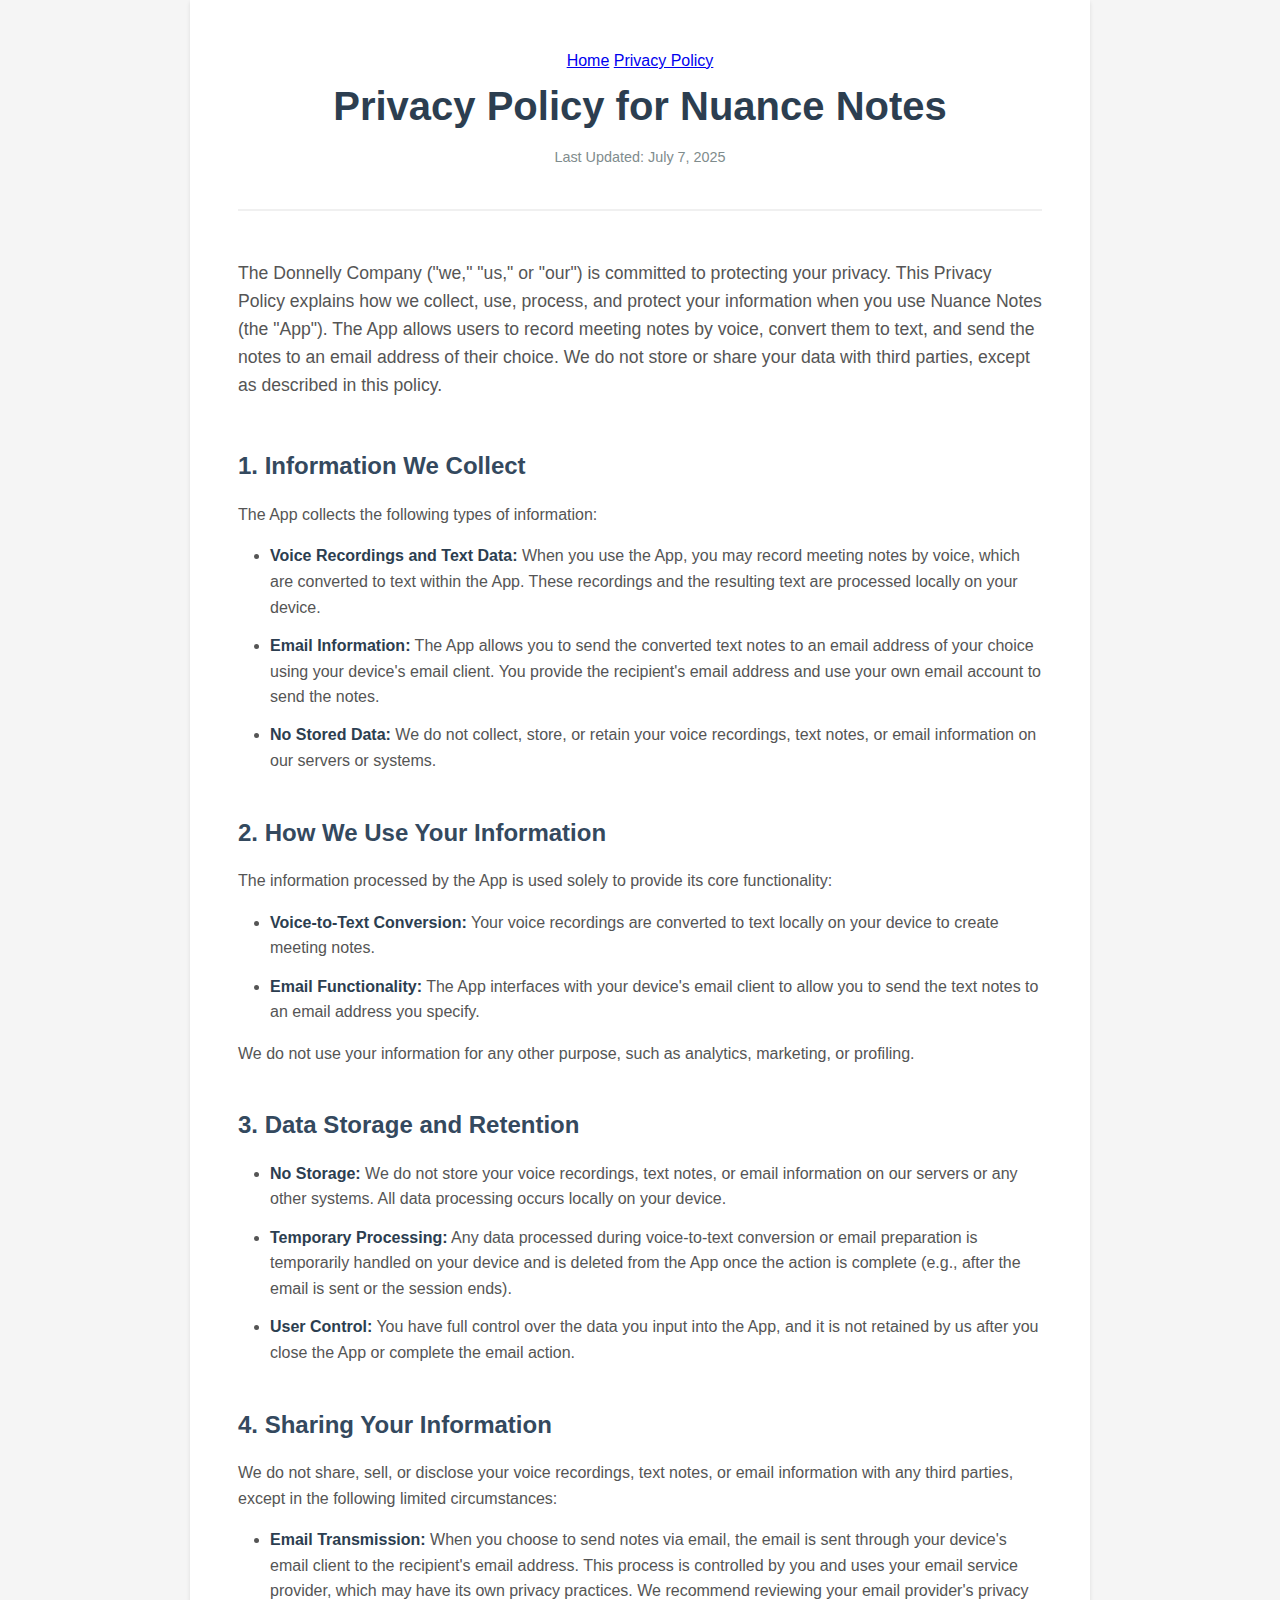
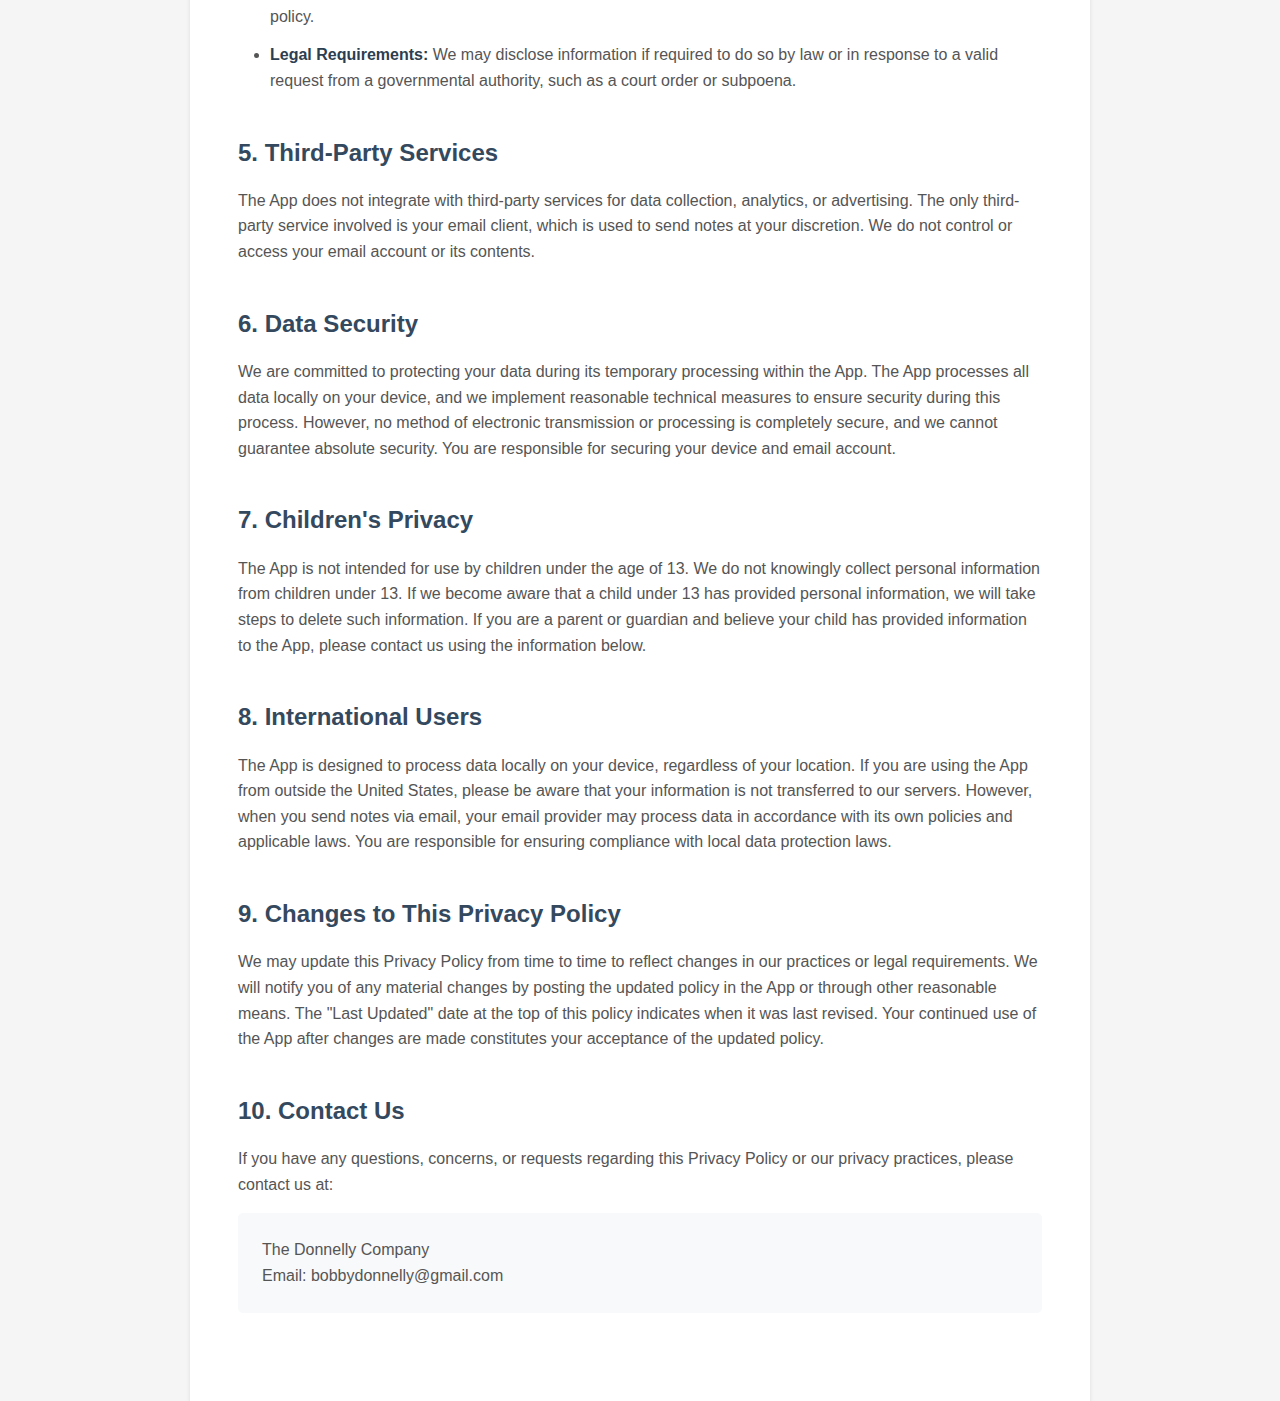
<file: index.html>
<!DOCTYPE html>
<html lang="en">
<head>
    <meta charset="UTF-8">
    <meta name="viewport" content="width=device-width, initial-scale=1.0">
    <title>Privacy Policy - Nuance Notes</title>
    <link rel="stylesheet" href="styles.css">
</head>
<body>
    <div class="container">
        <header>
            <nav class="main-nav">
                <a href="home.html">Home</a>
                <a href="index.html" class="active">Privacy Policy</a>
            </nav>
            <h1>Privacy Policy for Nuance Notes</h1>
            <p class="last-updated">Last Updated: July 7, 2025</p>
        </header>
        <main>
            <section class="policy-section introduction">
                <p>The Donnelly Company ("we," "us," or "our") is committed to protecting your privacy. This Privacy Policy explains how we collect, use, process, and protect your information when you use Nuance Notes (the "App"). The App allows users to record meeting notes by voice, convert them to text, and send the notes to an email address of their choice. We do not store or share your data with third parties, except as described in this policy.</p>
            </section>

            <section class="policy-section">
                <h2>1. Information We Collect</h2>
                <p>The App collects the following types of information:</p>
                <ul>
                    <li><strong>Voice Recordings and Text Data:</strong> When you use the App, you may record meeting notes by voice, which are converted to text within the App. These recordings and the resulting text are processed locally on your device.</li>
                    <li><strong>Email Information:</strong> The App allows you to send the converted text notes to an email address of your choice using your device's email client. You provide the recipient's email address and use your own email account to send the notes.</li>
                    <li><strong>No Stored Data:</strong> We do not collect, store, or retain your voice recordings, text notes, or email information on our servers or systems.</li>
                </ul>
            </section>

            <section class="policy-section">
                <h2>2. How We Use Your Information</h2>
                <p>The information processed by the App is used solely to provide its core functionality:</p>
                <ul>
                    <li><strong>Voice-to-Text Conversion:</strong> Your voice recordings are converted to text locally on your device to create meeting notes.</li>
                    <li><strong>Email Functionality:</strong> The App interfaces with your device's email client to allow you to send the text notes to an email address you specify.</li>
                </ul>
                <p>We do not use your information for any other purpose, such as analytics, marketing, or profiling.</p>
            </section>

            <section class="policy-section">
                <h2>3. Data Storage and Retention</h2>
                <ul>
                    <li><strong>No Storage:</strong> We do not store your voice recordings, text notes, or email information on our servers or any other systems. All data processing occurs locally on your device.</li>
                    <li><strong>Temporary Processing:</strong> Any data processed during voice-to-text conversion or email preparation is temporarily handled on your device and is deleted from the App once the action is complete (e.g., after the email is sent or the session ends).</li>
                    <li><strong>User Control:</strong> You have full control over the data you input into the App, and it is not retained by us after you close the App or complete the email action.</li>
                </ul>
            </section>

            <section class="policy-section">
                <h2>4. Sharing Your Information</h2>
                <p>We do not share, sell, or disclose your voice recordings, text notes, or email information with any third parties, except in the following limited circumstances:</p>
                <ul>
                    <li><strong>Email Transmission:</strong> When you choose to send notes via email, the email is sent through your device's email client to the recipient's email address. This process is controlled by you and uses your email service provider, which may have its own privacy practices. We recommend reviewing your email provider's privacy policy.</li>
                    <li><strong>Legal Requirements:</strong> We may disclose information if required to do so by law or in response to a valid request from a governmental authority, such as a court order or subpoena.</li>
                </ul>
            </section>

            <section class="policy-section">
                <h2>5. Third-Party Services</h2>
                <p>The App does not integrate with third-party services for data collection, analytics, or advertising. The only third-party service involved is your email client, which is used to send notes at your discretion. We do not control or access your email account or its contents.</p>
            </section>

            <section class="policy-section">
                <h2>6. Data Security</h2>
                <p>We are committed to protecting your data during its temporary processing within the App. The App processes all data locally on your device, and we implement reasonable technical measures to ensure security during this process. However, no method of electronic transmission or processing is completely secure, and we cannot guarantee absolute security. You are responsible for securing your device and email account.</p>
            </section>

            <section class="policy-section">
                <h2>7. Children's Privacy</h2>
                <p>The App is not intended for use by children under the age of 13. We do not knowingly collect personal information from children under 13. If we become aware that a child under 13 has provided personal information, we will take steps to delete such information. If you are a parent or guardian and believe your child has provided information to the App, please contact us using the information below.</p>
            </section>

            <section class="policy-section">
                <h2>8. International Users</h2>
                <p>The App is designed to process data locally on your device, regardless of your location. If you are using the App from outside the United States, please be aware that your information is not transferred to our servers. However, when you send notes via email, your email provider may process data in accordance with its own policies and applicable laws. You are responsible for ensuring compliance with local data protection laws.</p>
            </section>

            <section class="policy-section">
                <h2>9. Changes to This Privacy Policy</h2>
                <p>We may update this Privacy Policy from time to time to reflect changes in our practices or legal requirements. We will notify you of any material changes by posting the updated policy in the App or through other reasonable means. The "Last Updated" date at the top of this policy indicates when it was last revised. Your continued use of the App after changes are made constitutes your acceptance of the updated policy.</p>
            </section>

            <section class="policy-section">
                <h2>10. Contact Us</h2>
                <p>If you have any questions, concerns, or requests regarding this Privacy Policy or our privacy practices, please contact us at:</p>
                <div class="contact-info">
                    <p>The Donnelly Company<br>
                    Email: bobbydonnelly@gmail.com</p>
                </div>
            </section>
        </main>
    </div>
</body>
</html>
</file>
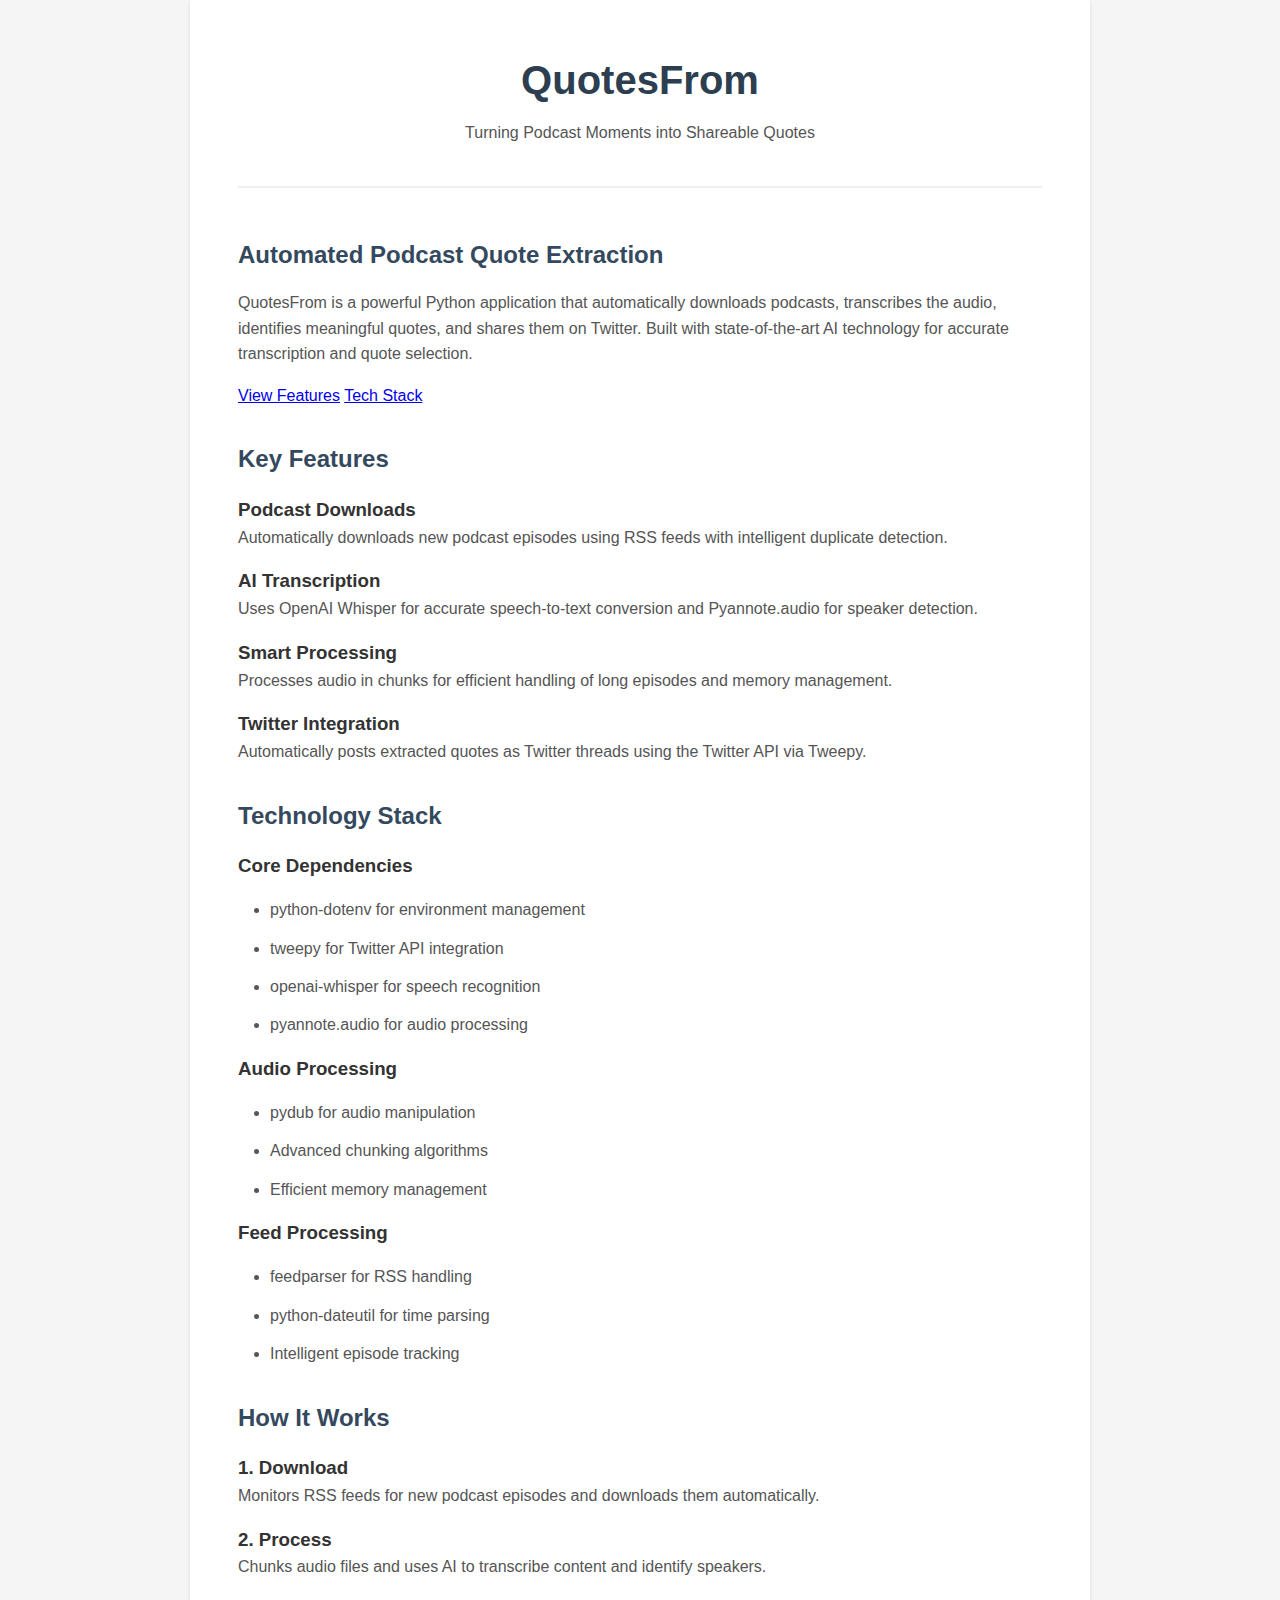
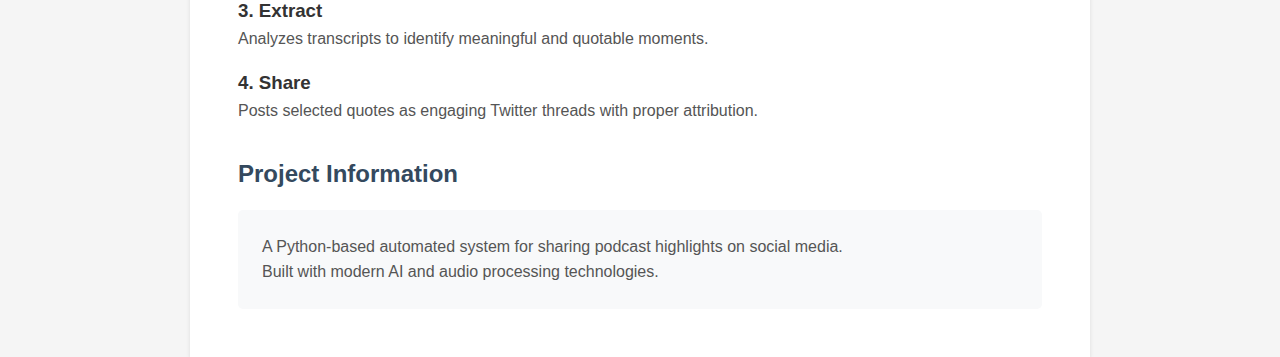
<file: home.html>
<!DOCTYPE html>
<html lang="en">
<head>
    <meta charset="UTF-8">
    <meta name="viewport" content="width=device-width, initial-scale=1.0">
    <title>QuotesFrom - Automated Podcast Quote Sharing</title>
    <link rel="stylesheet" href="styles.css">
</head>
<body>
    <div class="container">
        <header>
            <h1>QuotesFrom</h1>
            <p class="tagline">Turning Podcast Moments into Shareable Quotes</p>
        </header>
        <main>
            <section class="hero-section">
                <div class="hero-content">
                    <h2>Automated Podcast Quote Extraction</h2>
                    <p>QuotesFrom is a powerful Python application that automatically downloads podcasts, transcribes the audio, identifies meaningful quotes, and shares them on Twitter. Built with state-of-the-art AI technology for accurate transcription and quote selection.</p>
                    <div class="cta-buttons">
                        <a href="#features" class="button primary">View Features</a>
                        <a href="#tech-stack" class="button secondary">Tech Stack</a>
                    </div>
                </div>
            </section>

            <section class="features-section" id="features">
                <h2>Key Features</h2>
                <div class="features-grid">
                    <div class="feature-card">
                        <h3>Podcast Downloads</h3>
                        <p>Automatically downloads new podcast episodes using RSS feeds with intelligent duplicate detection.</p>
                    </div>
                    <div class="feature-card">
                        <h3>AI Transcription</h3>
                        <p>Uses OpenAI Whisper for accurate speech-to-text conversion and Pyannote.audio for speaker detection.</p>
                    </div>
                    <div class="feature-card">
                        <h3>Smart Processing</h3>
                        <p>Processes audio in chunks for efficient handling of long episodes and memory management.</p>
                    </div>
                    <div class="feature-card">
                        <h3>Twitter Integration</h3>
                        <p>Automatically posts extracted quotes as Twitter threads using the Twitter API via Tweepy.</p>
                    </div>
                </div>
            </section>

            <section class="tech-stack" id="tech-stack">
                <h2>Technology Stack</h2>
                <div class="features-grid">
                    <div class="feature-card">
                        <h3>Core Dependencies</h3>
                        <ul class="tech-list">
                            <li>python-dotenv for environment management</li>
                            <li>tweepy for Twitter API integration</li>
                            <li>openai-whisper for speech recognition</li>
                            <li>pyannote.audio for audio processing</li>
                        </ul>
                    </div>
                    <div class="feature-card">
                        <h3>Audio Processing</h3>
                        <ul class="tech-list">
                            <li>pydub for audio manipulation</li>
                            <li>Advanced chunking algorithms</li>
                            <li>Efficient memory management</li>
                        </ul>
                    </div>
                    <div class="feature-card">
                        <h3>Feed Processing</h3>
                        <ul class="tech-list">
                            <li>feedparser for RSS handling</li>
                            <li>python-dateutil for time parsing</li>
                            <li>Intelligent episode tracking</li>
                        </ul>
                    </div>
                </div>
            </section>

            <section class="workflow-section">
                <h2>How It Works</h2>
                <div class="workflow-steps">
                    <div class="step">
                        <h3>1. Download</h3>
                        <p>Monitors RSS feeds for new podcast episodes and downloads them automatically.</p>
                    </div>
                    <div class="step">
                        <h3>2. Process</h3>
                        <p>Chunks audio files and uses AI to transcribe content and identify speakers.</p>
                    </div>
                    <div class="step">
                        <h3>3. Extract</h3>
                        <p>Analyzes transcripts to identify meaningful and quotable moments.</p>
                    </div>
                    <div class="step">
                        <h3>4. Share</h3>
                        <p>Posts selected quotes as engaging Twitter threads with proper attribution.</p>
                    </div>
                </div>
            </section>

            <section class="contact-section">
                <h2>Project Information</h2>
                <div class="contact-info">
                    <p>A Python-based automated system for sharing podcast highlights on social media.<br>
                    Built with modern AI and audio processing technologies.</p>
                </div>
            </section>
        </main>
    </div>
</body>
</html>
</file>
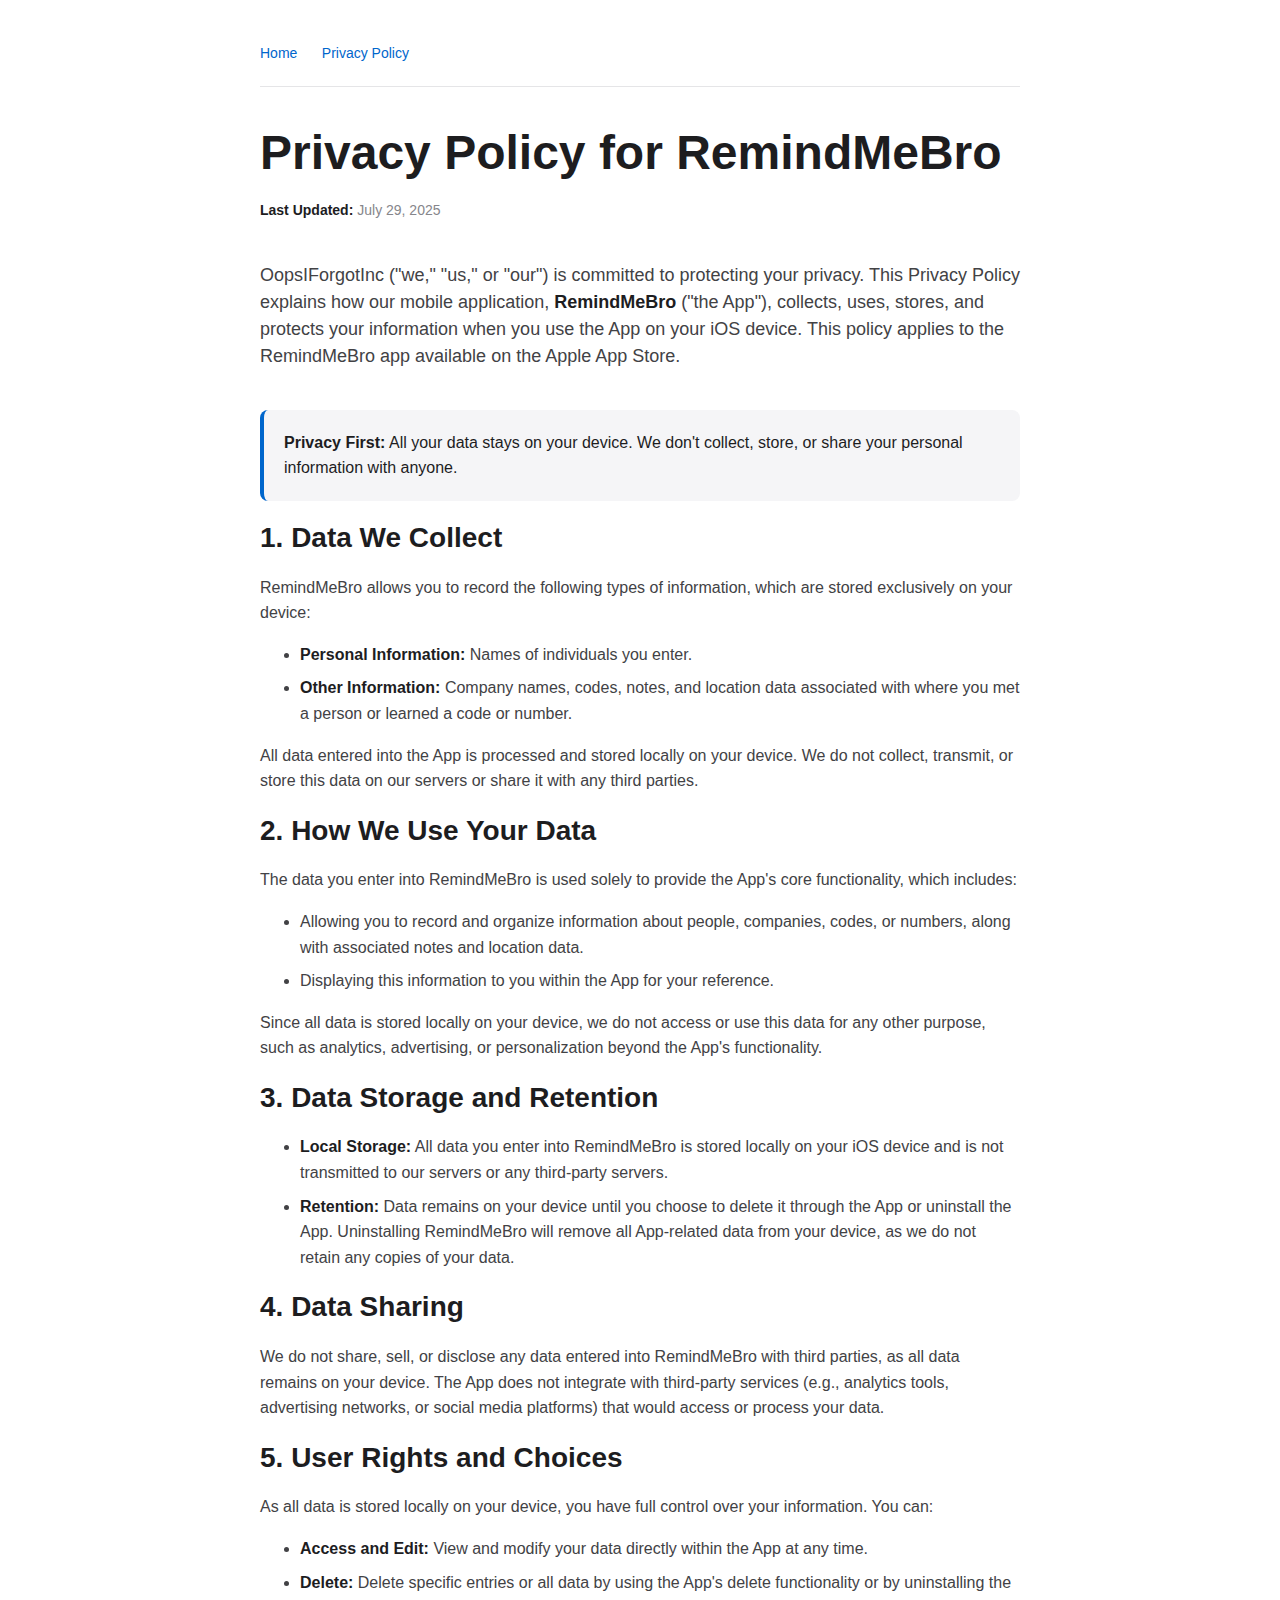
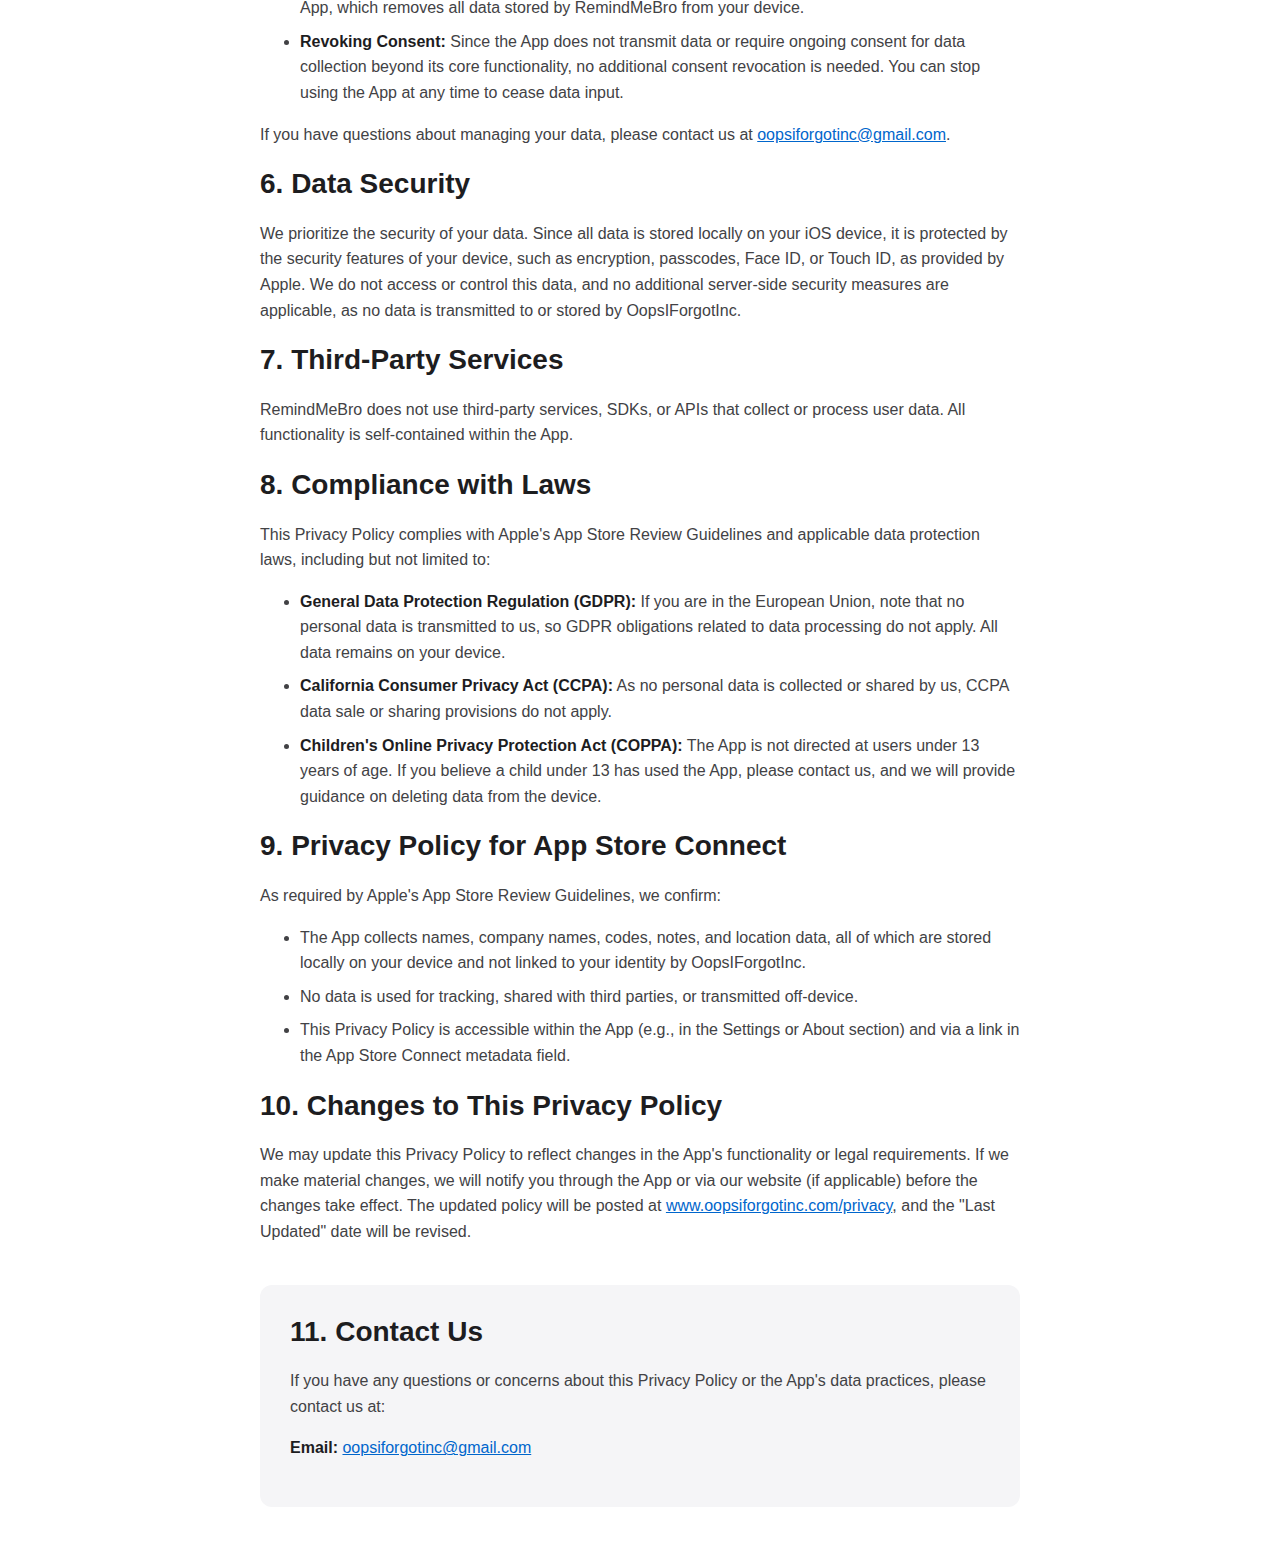
<file: indexbro.html>
<!DOCTYPE html>
<html lang="en">
<head>
    <meta charset="UTF-8">
    <meta name="viewport" content="width=device-width, initial-scale=1.0">
    <title>Privacy Policy - RemindMeBro</title>
    <meta name="description" content="Privacy Policy for RemindMeBro iOS app - Your data stays on your device">
    <style>
        * {
            margin: 0;
            padding: 0;
            box-sizing: border-box;
        }

        body {
            font-family: -apple-system, BlinkMacSystemFont, 'Segoe UI', Roboto, Oxygen, Ubuntu, Cantarell, sans-serif;
            line-height: 1.6;
            color: #1d1d1f;
            background-color: #ffffff;
            font-size: 16px;
        }

        .container {
            max-width: 800px;
            margin: 0 auto;
            padding: 40px 20px;
        }

        .navigation {
            margin-bottom: 40px;
            padding-bottom: 20px;
            border-bottom: 1px solid #e5e5e7;
        }

        .navigation a {
            color: #0066cc;
            text-decoration: none;
            margin-right: 20px;
            font-size: 14px;
        }

        .navigation a:hover {
            text-decoration: underline;
        }

        h1 {
            font-size: 48px;
            font-weight: 700;
            color: #1d1d1f;
            margin-bottom: 20px;
            line-height: 1.1;
        }

        .last-updated {
            font-size: 14px;
            color: #86868b;
            margin-bottom: 40px;
        }

        .intro {
            font-size: 18px;
            color: #424245;
            margin-bottom: 40px;
            line-height: 1.5;
        }

        h2 {
            font-size: 28px;
            font-weight: 600;
            color: #1d1d1f;
            margin: 40px 0 20px 0;
            line-height: 1.2;
        }

        h2:first-of-type {
            margin-top: 20px;
        }

        p {
            margin-bottom: 16px;
            color: #424245;
            line-height: 1.6;
        }

        ul {
            margin: 16px 0 16px 20px;
            padding-left: 20px;
        }

        li {
            margin-bottom: 8px;
            color: #424245;
            line-height: 1.6;
        }

        strong {
            color: #1d1d1f;
            font-weight: 600;
        }

        a {
            color: #0066cc;
            text-decoration: underline;
        }

        a:hover {
            color: #0077ed;
        }

        .highlight-box {
            background-color: #f5f5f7;
            border-left: 4px solid #0066cc;
            padding: 20px;
            margin: 20px 0;
            border-radius: 8px;
        }

        .contact-section {
            background-color: #f5f5f7;
            padding: 30px;
            border-radius: 12px;
            margin-top: 40px;
        }

        .contact-section h2 {
            margin-top: 0;
        }

        @media (max-width: 768px) {
            .container {
                padding: 20px 16px;
            }
            
            h1 {
                font-size: 36px;
            }
            
            h2 {
                font-size: 24px;
            }
            
            .intro {
                font-size: 16px;
            }
        }
    </style>
</head>
<body>
    <div class="container">
        <nav class="navigation">
            <a href="home.html">Home</a>
            <a href="index.html">Privacy Policy</a>
        </nav>

        <header>
            <h1>Privacy Policy for RemindMeBro</h1>
            <div class="last-updated"><strong>Last Updated:</strong> July 29, 2025</div>
        </header>

        <div class="intro">
            OopsIForgotInc ("we," "us," or "our") is committed to protecting your privacy. This Privacy Policy explains how our mobile application, <strong>RemindMeBro</strong> ("the App"), collects, uses, stores, and protects your information when you use the App on your iOS device. This policy applies to the RemindMeBro app available on the Apple App Store.
        </div>

        <div class="highlight-box">
            <strong>Privacy First:</strong> All your data stays on your device. We don't collect, store, or share your personal information with anyone.
        </div>

        <section>
            <h2>1. Data We Collect</h2>
            <p>RemindMeBro allows you to record the following types of information, which are stored exclusively on your device:</p>
            <ul>
                <li><strong>Personal Information:</strong> Names of individuals you enter.</li>
                <li><strong>Other Information:</strong> Company names, codes, notes, and location data associated with where you met a person or learned a code or number.</li>
            </ul>
            <p>All data entered into the App is processed and stored locally on your device. We do not collect, transmit, or store this data on our servers or share it with any third parties.</p>
        </section>

        <section>
            <h2>2. How We Use Your Data</h2>
            <p>The data you enter into RemindMeBro is used solely to provide the App's core functionality, which includes:</p>
            <ul>
                <li>Allowing you to record and organize information about people, companies, codes, or numbers, along with associated notes and location data.</li>
                <li>Displaying this information to you within the App for your reference.</li>
            </ul>
            <p>Since all data is stored locally on your device, we do not access or use this data for any other purpose, such as analytics, advertising, or personalization beyond the App's functionality.</p>
        </section>

        <section>
            <h2>3. Data Storage and Retention</h2>
            <ul>
                <li><strong>Local Storage:</strong> All data you enter into RemindMeBro is stored locally on your iOS device and is not transmitted to our servers or any third-party servers.</li>
                <li><strong>Retention:</strong> Data remains on your device until you choose to delete it through the App or uninstall the App. Uninstalling RemindMeBro will remove all App-related data from your device, as we do not retain any copies of your data.</li>
            </ul>
        </section>

        <section>
            <h2>4. Data Sharing</h2>
            <p>We do not share, sell, or disclose any data entered into RemindMeBro with third parties, as all data remains on your device. The App does not integrate with third-party services (e.g., analytics tools, advertising networks, or social media platforms) that would access or process your data.</p>
        </section>

        <section>
            <h2>5. User Rights and Choices</h2>
            <p>As all data is stored locally on your device, you have full control over your information. You can:</p>
            <ul>
                <li><strong>Access and Edit:</strong> View and modify your data directly within the App at any time.</li>
                <li><strong>Delete:</strong> Delete specific entries or all data by using the App's delete functionality or by uninstalling the App, which removes all data stored by RemindMeBro from your device.</li>
                <li><strong>Revoking Consent:</strong> Since the App does not transmit data or require ongoing consent for data collection beyond its core functionality, no additional consent revocation is needed. You can stop using the App at any time to cease data input.</li>
            </ul>
            <p>If you have questions about managing your data, please contact us at <a href="mailto:oopsiforgotinc@gmail.com">oopsiforgotinc@gmail.com</a>.</p>
        </section>

        <section>
            <h2>6. Data Security</h2>
            <p>We prioritize the security of your data. Since all data is stored locally on your iOS device, it is protected by the security features of your device, such as encryption, passcodes, Face ID, or Touch ID, as provided by Apple. We do not access or control this data, and no additional server-side security measures are applicable, as no data is transmitted to or stored by OopsIForgotInc.</p>
        </section>

        <section>
            <h2>7. Third-Party Services</h2>
            <p>RemindMeBro does not use third-party services, SDKs, or APIs that collect or process user data. All functionality is self-contained within the App.</p>
        </section>

        <section>
            <h2>8. Compliance with Laws</h2>
            <p>This Privacy Policy complies with Apple's App Store Review Guidelines and applicable data protection laws, including but not limited to:</p>
            <ul>
                <li><strong>General Data Protection Regulation (GDPR):</strong> If you are in the European Union, note that no personal data is transmitted to us, so GDPR obligations related to data processing do not apply. All data remains on your device.</li>
                <li><strong>California Consumer Privacy Act (CCPA):</strong> As no personal data is collected or shared by us, CCPA data sale or sharing provisions do not apply.</li>
                <li><strong>Children's Online Privacy Protection Act (COPPA):</strong> The App is not directed at users under 13 years of age. If you believe a child under 13 has used the App, please contact us, and we will provide guidance on deleting data from the device.</li>
            </ul>
        </section>

        <section>
            <h2>9. Privacy Policy for App Store Connect</h2>
            <p>As required by Apple's App Store Review Guidelines, we confirm:</p>
            <ul>
                <li>The App collects names, company names, codes, notes, and location data, all of which are stored locally on your device and not linked to your identity by OopsIForgotInc.</li>
                <li>No data is used for tracking, shared with third parties, or transmitted off-device.</li>
                <li>This Privacy Policy is accessible within the App (e.g., in the Settings or About section) and via a link in the App Store Connect metadata field.</li>
            </ul>
        </section>

        <section>
            <h2>10. Changes to This Privacy Policy</h2>
            <p>We may update this Privacy Policy to reflect changes in the App's functionality or legal requirements. If we make material changes, we will notify you through the App or via our website (if applicable) before the changes take effect. The updated policy will be posted at <a href="http://www.oopsiforgotinc.com/privacy">www.oopsiforgotinc.com/privacy</a>, and the "Last Updated" date will be revised.</p>
        </section>

        <div class="contact-section">
            <h2>11. Contact Us</h2>
            <p>If you have any questions or concerns about this Privacy Policy or the App's data practices, please contact us at:</p>
            <p><strong>Email:</strong> <a href="mailto:oopsiforgotinc@gmail.com">oopsiforgotinc@gmail.com</a></p>
        </div>
    </div>
</body>
</html>
</file>
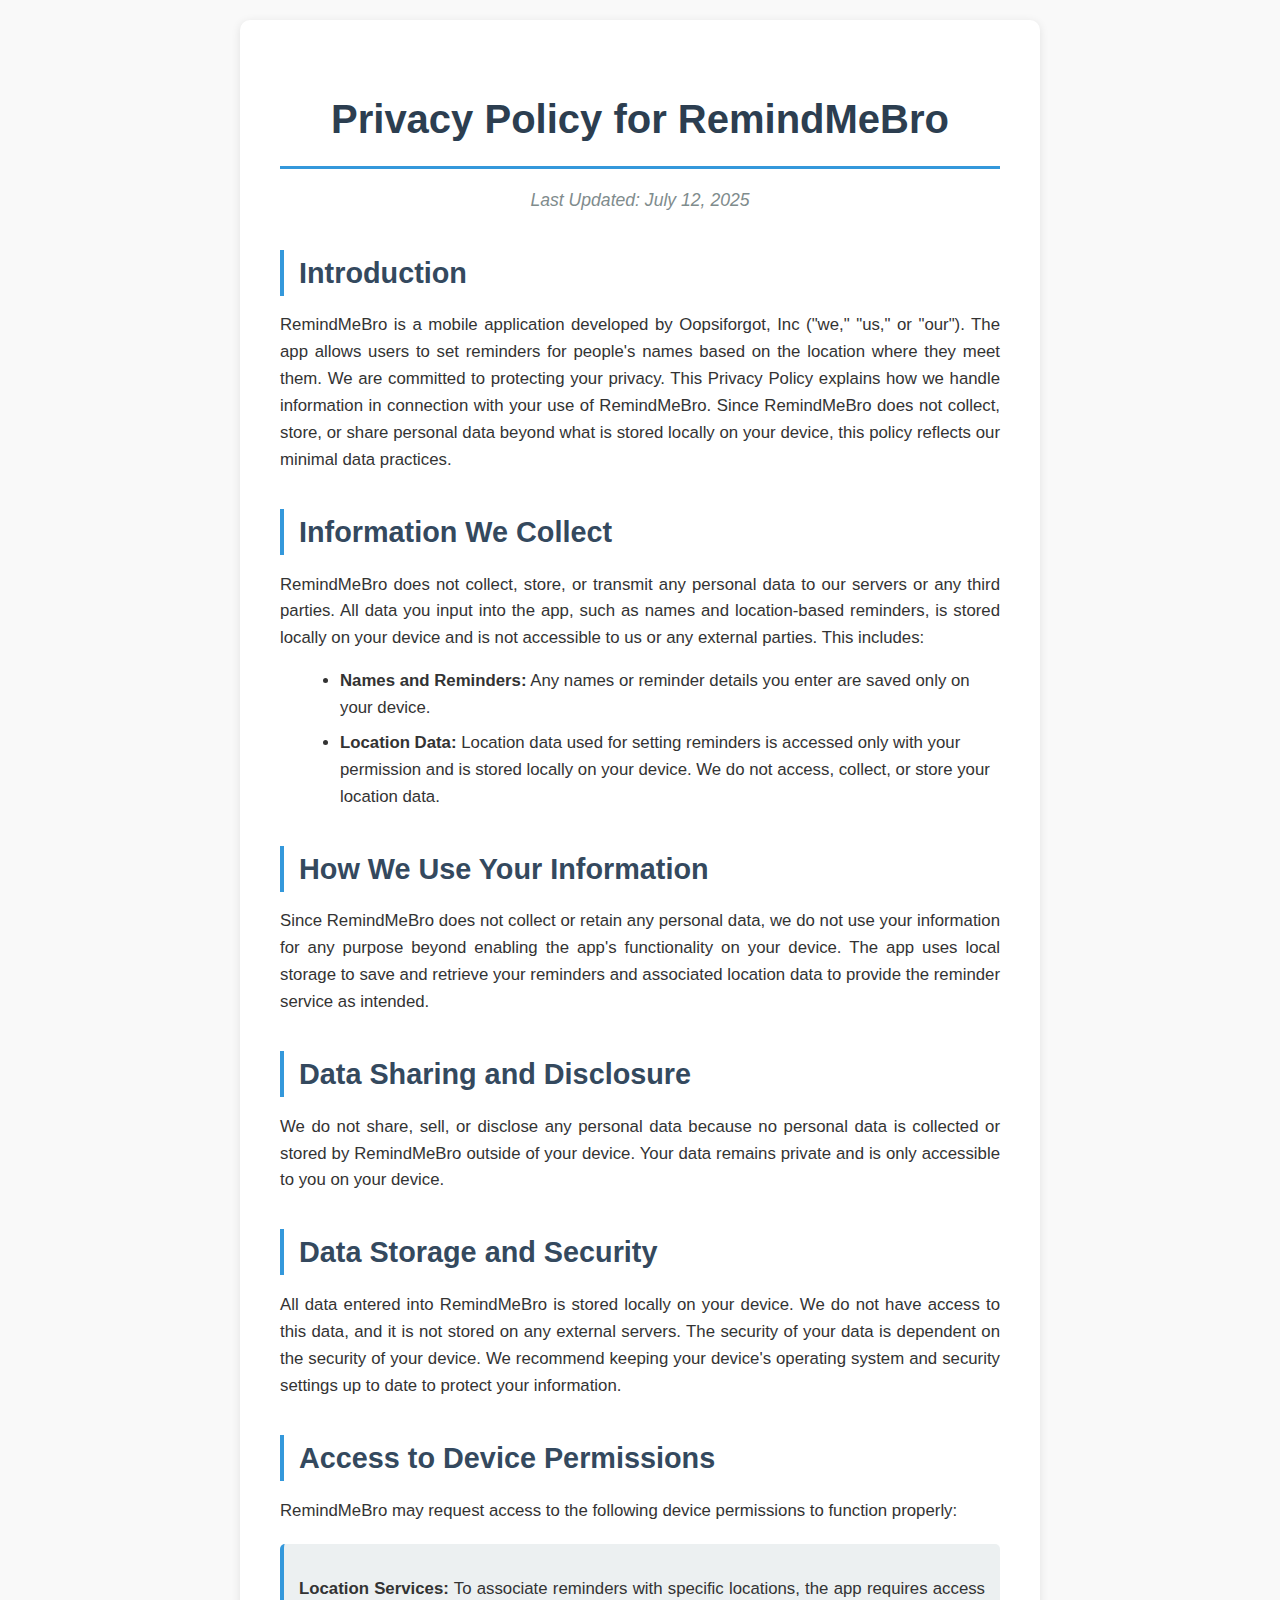
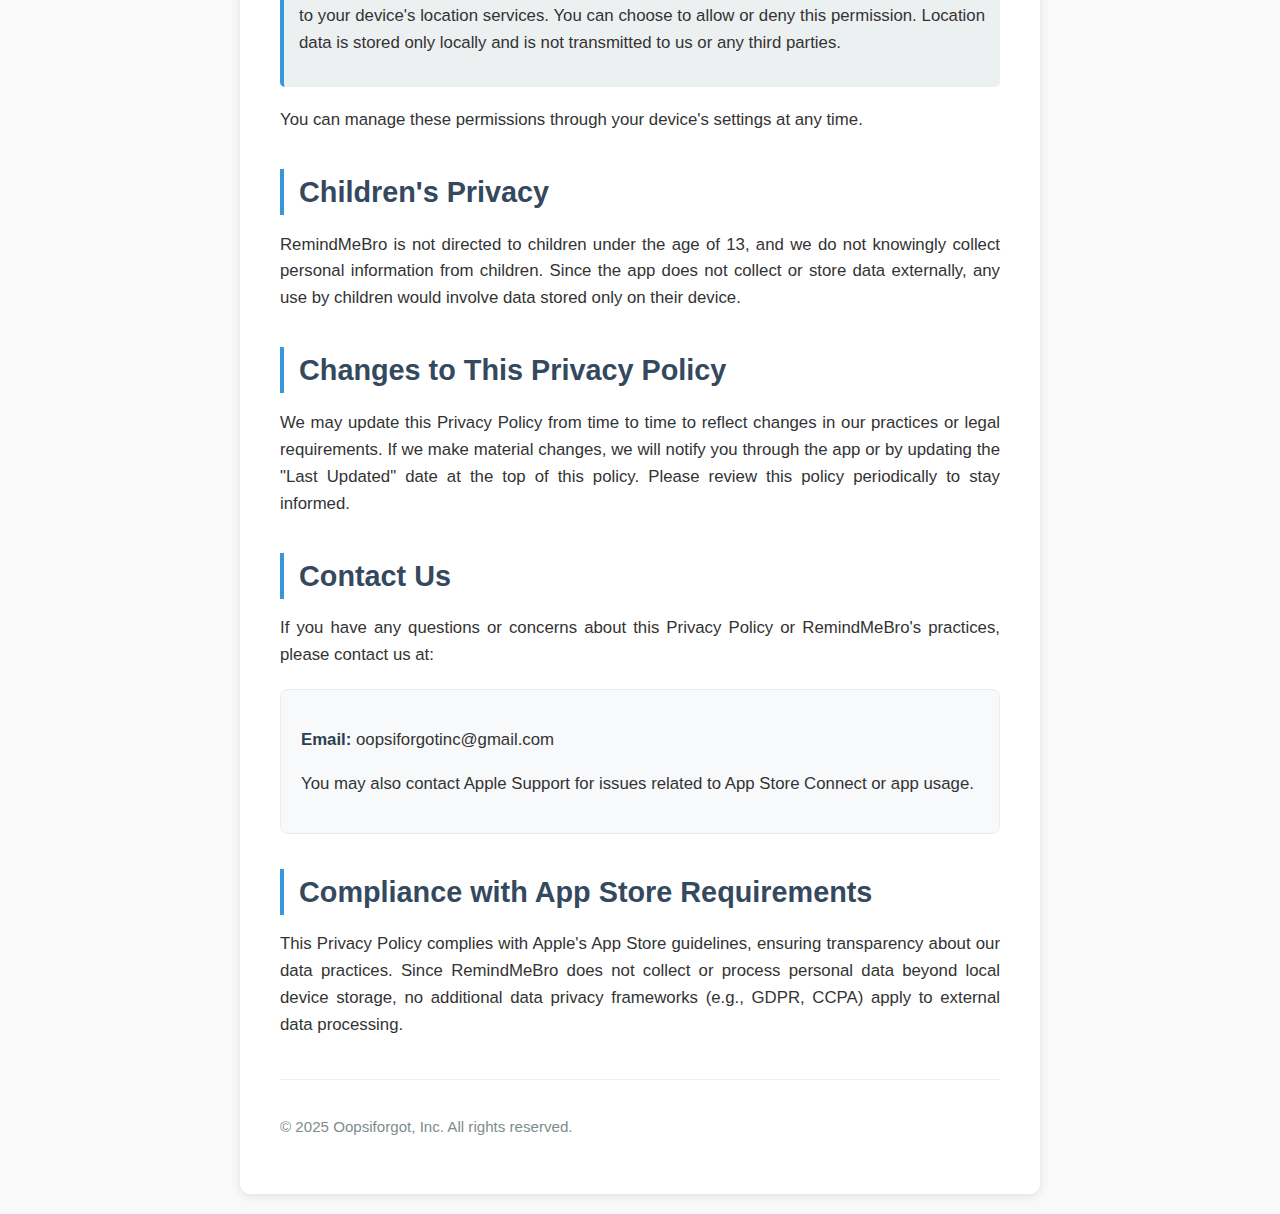
<file: remindmebro-privacy.html>
<!DOCTYPE html>
<html lang="en">
<head>
    <meta charset="UTF-8">
    <meta name="viewport" content="width=device-width, initial-scale=1.0">
    <title>Privacy Policy - RemindMeBro</title>
    <style>
        body {
            font-family: -apple-system, BlinkMacSystemFont, 'Segoe UI', Roboto, Oxygen, Ubuntu, Cantarell, sans-serif;
            line-height: 1.6;
            color: #333;
            max-width: 800px;
            margin: 0 auto;
            padding: 20px;
            background-color: #f9f9f9;
        }
        
        .container {
            background-color: white;
            padding: 40px;
            border-radius: 10px;
            box-shadow: 0 2px 10px rgba(0,0,0,0.1);
        }
        
        h1 {
            color: #2c3e50;
            text-align: center;
            font-size: 2.5em;
            margin-bottom: 10px;
            border-bottom: 3px solid #3498db;
            padding-bottom: 15px;
        }
        
        .last-updated {
            text-align: center;
            color: #7f8c8d;
            font-style: italic;
            margin-bottom: 30px;
            font-size: 1.1em;
        }
        
        h2 {
            color: #34495e;
            font-size: 1.8em;
            margin-top: 35px;
            margin-bottom: 15px;
            border-left: 4px solid #3498db;
            padding-left: 15px;
        }
        
        h3 {
            color: #2c3e50;
            font-size: 1.3em;
            margin-top: 25px;
            margin-bottom: 10px;
        }
        
        p {
            margin-bottom: 15px;
            text-align: justify;
            font-size: 1.05em;
        }
        
        ul {
            margin-left: 20px;
            margin-bottom: 15px;
        }
        
        li {
            margin-bottom: 8px;
            font-size: 1.05em;
        }
        
        .highlight {
            background-color: #ecf0f1;
            padding: 15px;
            border-radius: 5px;
            border-left: 4px solid #3498db;
            margin: 20px 0;
        }
        
        .contact-info {
            background-color: #f8f9fa;
            padding: 20px;
            border-radius: 8px;
            border: 1px solid #e9ecef;
            margin-top: 20px;
        }
        
        .contact-info strong {
            color: #2c3e50;
        }
        
        .footer {
            text-align: center;
            margin-top: 40px;
            padding-top: 20px;
            border-top: 1px solid #ecf0f1;
            color: #7f8c8d;
            font-size: 0.9em;
        }
        
        @media (max-width: 600px) {
            body {
                padding: 10px;
            }
            
            .container {
                padding: 20px;
            }
            
            h1 {
                font-size: 2em;
            }
            
            h2 {
                font-size: 1.5em;
            }
        }
    </style>
</head>
<body>
    <div class="container">
        <h1>Privacy Policy for RemindMeBro</h1>
        <p class="last-updated">Last Updated: July 12, 2025</p>
        
        <h2>Introduction</h2>
        <p>RemindMeBro is a mobile application developed by Oopsiforgot, Inc ("we," "us," or "our"). The app allows users to set reminders for people's names based on the location where they meet them. We are committed to protecting your privacy. This Privacy Policy explains how we handle information in connection with your use of RemindMeBro. Since RemindMeBro does not collect, store, or share personal data beyond what is stored locally on your device, this policy reflects our minimal data practices.</p>
        
        <h2>Information We Collect</h2>
        <p>RemindMeBro does not collect, store, or transmit any personal data to our servers or any third parties. All data you input into the app, such as names and location-based reminders, is stored locally on your device and is not accessible to us or any external parties. This includes:</p>
        
        <ul>
            <li><strong>Names and Reminders:</strong> Any names or reminder details you enter are saved only on your device.</li>
            <li><strong>Location Data:</strong> Location data used for setting reminders is accessed only with your permission and is stored locally on your device. We do not access, collect, or store your location data.</li>
        </ul>
        
        <h2>How We Use Your Information</h2>
        <p>Since RemindMeBro does not collect or retain any personal data, we do not use your information for any purpose beyond enabling the app's functionality on your device. The app uses local storage to save and retrieve your reminders and associated location data to provide the reminder service as intended.</p>
        
        <h2>Data Sharing and Disclosure</h2>
        <p>We do not share, sell, or disclose any personal data because no personal data is collected or stored by RemindMeBro outside of your device. Your data remains private and is only accessible to you on your device.</p>
        
        <h2>Data Storage and Security</h2>
        <p>All data entered into RemindMeBro is stored locally on your device. We do not have access to this data, and it is not stored on any external servers. The security of your data is dependent on the security of your device. We recommend keeping your device's operating system and security settings up to date to protect your information.</p>
        
        <h2>Access to Device Permissions</h2>
        <p>RemindMeBro may request access to the following device permissions to function properly:</p>
        
        <div class="highlight">
            <p><strong>Location Services:</strong> To associate reminders with specific locations, the app requires access to your device's location services. You can choose to allow or deny this permission. Location data is stored only locally and is not transmitted to us or any third parties.</p>
        </div>
        
        <p>You can manage these permissions through your device's settings at any time.</p>
        
        <h2>Children's Privacy</h2>
        <p>RemindMeBro is not directed to children under the age of 13, and we do not knowingly collect personal information from children. Since the app does not collect or store data externally, any use by children would involve data stored only on their device.</p>
        
        <h2>Changes to This Privacy Policy</h2>
        <p>We may update this Privacy Policy from time to time to reflect changes in our practices or legal requirements. If we make material changes, we will notify you through the app or by updating the "Last Updated" date at the top of this policy. Please review this policy periodically to stay informed.</p>
        
        <h2>Contact Us</h2>
        <p>If you have any questions or concerns about this Privacy Policy or RemindMeBro's practices, please contact us at:</p>
        
        <div class="contact-info">
            <p><strong>Email:</strong> oopsiforgotinc@gmail.com</p>
            <p>You may also contact Apple Support for issues related to App Store Connect or app usage.</p>
        </div>
        
        <h2>Compliance with App Store Requirements</h2>
        <p>This Privacy Policy complies with Apple's App Store guidelines, ensuring transparency about our data practices. Since RemindMeBro does not collect or process personal data beyond local device storage, no additional data privacy frameworks (e.g., GDPR, CCPA) apply to external data processing.</p>
        
        <div class="footer">
            <p>&copy; 2025 Oopsiforgot, Inc. All rights reserved.</p>
        </div>
    </div>
</body>
</html>
</file>
<file: styles.css>
/* Reset default styles */
* {
    margin: 0;
    padding: 0;
    box-sizing: border-box;
}

body {
    font-family: -apple-system, BlinkMacSystemFont, 'Segoe UI', Roboto, Oxygen, Ubuntu, Cantarell, 'Open Sans', 'Helvetica Neue', sans-serif;
    line-height: 1.6;
    color: #333;
    background-color: #f5f5f5;
}

.container {
    max-width: 900px;
    margin: 0 auto;
    padding: 3rem;
    background-color: white;
    box-shadow: 0 2px 4px rgba(0, 0, 0, 0.1);
    min-height: 100vh;
}

header {
    margin-bottom: 3rem;
    padding-bottom: 1.5rem;
    border-bottom: 2px solid #f0f0f0;
    text-align: center;
}

h1 {
    color: #2c3e50;
    font-size: 2.5rem;
    margin-bottom: 0.5rem;
}

.last-updated {
    color: #7f8c8d;
    font-size: 0.9rem;
    margin-top: 0.5rem;
}

h2 {
    color: #34495e;
    font-size: 1.5rem;
    margin: 2rem 0 1rem 0;
}

.policy-section {
    margin-bottom: 2.5rem;
}

.introduction {
    font-size: 1.1rem;
    color: #444;
    margin-bottom: 3rem;
}

p {
    margin-bottom: 1rem;
    color: #555;
}

ul {
    margin: 1rem 0 1rem 2rem;
}

li {
    margin-bottom: 0.8rem;
    color: #555;
}

strong {
    color: #2c3e50;
}

.contact-info {
    background-color: #f8f9fa;
    padding: 1.5rem;
    border-radius: 5px;
    margin-top: 1rem;
}

.contact-info p {
    margin-bottom: 0;
}

/* Responsive design */
@media (max-width: 768px) {
    .container {
        padding: 1.5rem;
    }

    h1 {
        font-size: 2rem;
    }

    h2 {
        font-size: 1.3rem;
    }

    .introduction {
        font-size: 1rem;
    }
}

@media (max-width: 480px) {
    .container {
        padding: 1rem;
    }

    h1 {
        font-size: 1.8rem;
    }
}
</file>
